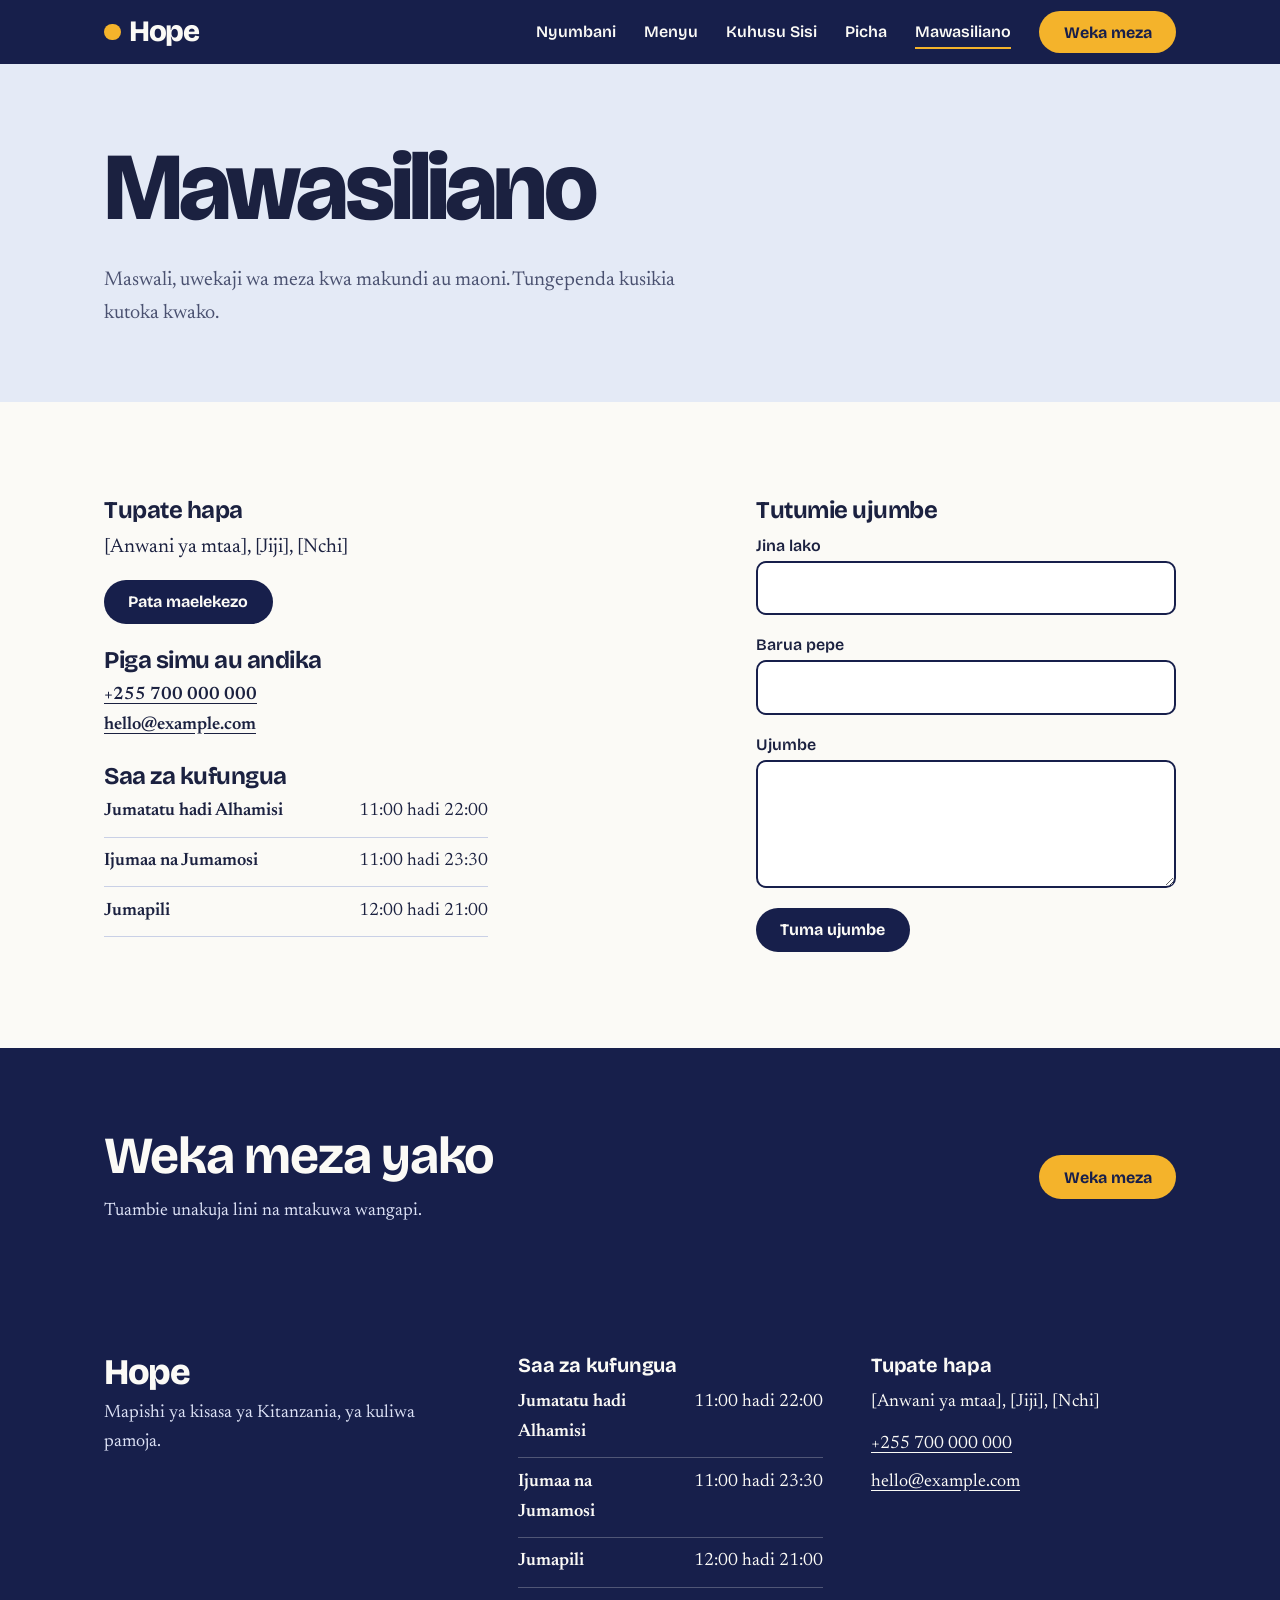
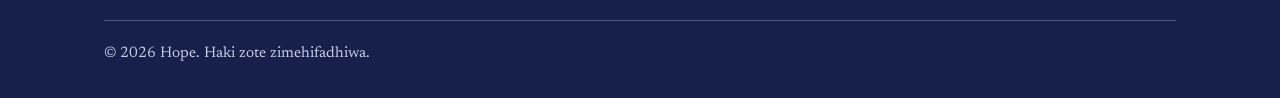
<file: contact.html>
<!DOCTYPE html>
<html lang="sw">
<head>
  <meta charset="utf-8">
  <meta name="viewport" content="width=device-width, initial-scale=1">
  <title>Mawasiliano | Hope</title>
  <meta name="description" content="Tafuta Hope, angalia saa za kufungua, tupigie simu au tutumie ujumbe.">
  <meta name="theme-color" content="#171f4b">
  <meta property="og:type" content="restaurant.restaurant">
  <meta property="og:site_name" content="Hope">
  <meta property="og:locale" content="sw_TZ">
  <meta property="og:title" content="Mawasiliano | Hope">
  <meta property="og:description" content="Tafuta Hope, angalia saa za kufungua, tupigie simu au tutumie ujumbe.">
  <!-- PLACEHOLDER: replace with the full web address of your share image once the site is live. -->
  <meta property="og:image" content="https://your-domain.example/images/og-cover.jpg">
  <meta name="twitter:card" content="summary_large_image">
  <link rel="icon" href="images/favicon.svg" type="image/svg+xml">
  <link rel="preconnect" href="https://fonts.googleapis.com">
  <link rel="preconnect" href="https://fonts.gstatic.com" crossorigin>
  <link rel="stylesheet" href="https://fonts.googleapis.com/css2?family=Bricolage+Grotesque:opsz,wght@12..96,500..800&family=Newsreader:ital,opsz,wght@0,6..72,400..600;1,6..72,400&display=swap">
  <link rel="stylesheet" href="css/styles.css">
</head>
<body>
  <a class="skip-link" href="#main">Ruka hadi kwenye maudhui</a>
  <header class="site-header">
    <div class="wrap header-inner">
      <a class="brand" href="index.html" aria-label="Hope, ukurasa wa mwanzo"><span class="brand-sun" aria-hidden="true"></span>Hope</a>
      <a class="btn btn-sun btn-small header-book" href="reservations.html">Weka meza</a>
      <button class="nav-toggle" type="button" aria-expanded="false" aria-controls="site-nav">
        <span class="nav-toggle-bars" aria-hidden="true"></span>
        <span class="sr-only">Fungua orodha ya kurasa</span>
      </button>
      <nav class="site-nav" id="site-nav" aria-label="Urambazaji mkuu">
        <ul>
          <li><a href="index.html">Nyumbani</a></li>
          <li><a href="menu.html">Menyu</a></li>
          <li><a href="about.html">Kuhusu Sisi</a></li>
          <li><a href="gallery.html">Picha</a></li>
          <li><a href="contact.html" aria-current="page">Mawasiliano</a></li>
          <li class="nav-cta"><a href="reservations.html">Weka meza</a></li>
        </ul>
      </nav>
    </div>
  </header>

  <main id="main">
    <div class="page-head">
      <div class="wrap">
        <h1>Mawasiliano</h1>
        <p class="lead">Maswali, uwekaji wa meza kwa makundi au maoni. Tungependa kusikia kutoka kwako.</p>
      </div>
    </div>

    <section class="section" aria-label="Taarifa za mawasiliano na fomu ya ujumbe">
      <div class="wrap form-wrap">
        <div class="details">
          <div>
            <h2 class="subtitle">Tupate hapa</h2>
            <address class="address" data-site="address">[Anwani ya mtaa], [Jiji], [Nchi]</address>
            <a class="btn btn-night" data-site="map" href="https://www.google.com/maps" target="_blank" rel="noopener">Pata maelekezo<span class="sr-only"> (inafunguka kwenye kichupo kipya)</span></a>
          </div>
          <div>
            <h2 class="subtitle">Piga simu au andika</h2>
            <p><a class="link" data-site="phone" href="tel:+255700000000">+255 700 000 000</a></p>
            <p><a class="link" data-site="email" href="mailto:hello@example.com">hello@example.com</a></p>
            <p><a class="link" data-site="whatsapp" href="#" hidden>Tutumie ujumbe kupitia WhatsApp</a></p>
          </div>
          <div>
            <h2 class="subtitle">Saa za kufungua</h2>
            <div data-site="hours">
              <dl class="hours-list">
              <div class="hours-row"><dt>Jumatatu hadi Alhamisi</dt><dd>11:00 hadi 22:00</dd></div>
              <div class="hours-row"><dt>Ijumaa na Jumamosi</dt><dd>11:00 hadi 23:30</dd></div>
              <div class="hours-row"><dt>Jumapili</dt><dd>12:00 hadi 21:00</dd></div>
            </dl>
            </div>
          </div>
          <div class="map-embed" data-site="map-embed" hidden></div>
        </div>

        <form data-form="contact" novalidate>
          <h2 class="subtitle">Tutumie ujumbe</h2>
          <div class="form-status" role="status" tabindex="-1" hidden></div>
          <div class="form-grid">
            <div class="field">
              <label for="name">Jina lako</label>
              <input id="name" name="name" type="text" autocomplete="name" required aria-describedby="name-error">
              <p class="field-error" id="name-error" hidden></p>
            </div>
            <div class="field">
              <label for="email">Barua pepe</label>
              <input id="email" name="email" type="email" autocomplete="email" required aria-describedby="email-error">
              <p class="field-error" id="email-error" hidden></p>
            </div>
            <div class="field">
              <label for="message">Ujumbe</label>
              <textarea id="message" name="message" required aria-describedby="message-error"></textarea>
              <p class="field-error" id="message-error" hidden></p>
            </div>
            <div class="honeypot" aria-hidden="true">
              <label for="gotcha">Acha sehemu hii wazi</label>
              <input id="gotcha" name="_gotcha" type="text" tabindex="-1" autocomplete="off">
            </div>
            <div>
              <button class="btn btn-night" type="submit">Tuma ujumbe</button>
            </div>
          </div>
        </form>
      </div>
    </section>

    <section class="cta-band" aria-labelledby="cta-title">
      <div class="wrap cta-inner">
        <div>
          <h2 id="cta-title">Weka meza yako</h2>
          <p>Tuambie unakuja lini na mtakuwa wangapi.</p>
        </div>
        <a class="btn btn-sun" href="reservations.html">Weka meza</a>
      </div>
    </section>
  </main>

  <footer class="site-footer">
    <div class="wrap footer-grid">
      <div>
        <p class="footer-brand">Hope</p>
        <p class="footer-note">Mapishi ya kisasa ya Kitanzania, ya kuliwa pamoja.</p>
        <div class="social" data-site="social"></div>
      </div>
      <div>
        <h2 class="footer-title">Saa za kufungua</h2>
        <div data-site="hours">
          <dl class="hours-list">
              <div class="hours-row"><dt>Jumatatu hadi Alhamisi</dt><dd>11:00 hadi 22:00</dd></div>
              <div class="hours-row"><dt>Ijumaa na Jumamosi</dt><dd>11:00 hadi 23:30</dd></div>
              <div class="hours-row"><dt>Jumapili</dt><dd>12:00 hadi 21:00</dd></div>
            </dl>
        </div>
      </div>
      <div>
        <h2 class="footer-title">Tupate hapa</h2>
        <address data-site="address">[Anwani ya mtaa], [Jiji], [Nchi]</address>
        <p><a data-site="phone" href="tel:+255700000000">+255 700 000 000</a></p>
        <p><a data-site="email" href="mailto:hello@example.com">hello@example.com</a></p>
        <p><a data-site="whatsapp" href="#" hidden>Tutumie ujumbe kupitia WhatsApp</a></p>
      </div>
    </div>
    <div class="wrap">
      <div class="footer-base">
        <p>&copy; <span data-site="year">2026</span> Hope. Haki zote zimehifadhiwa.</p>
        <p data-site="credits" hidden></p>
      </div>
    </div>
  </footer>

  <script src="js/config.js"></script>
  <script src="js/site.js"></script>
  <script src="js/forms.js"></script>
</body>
</html>
</file>
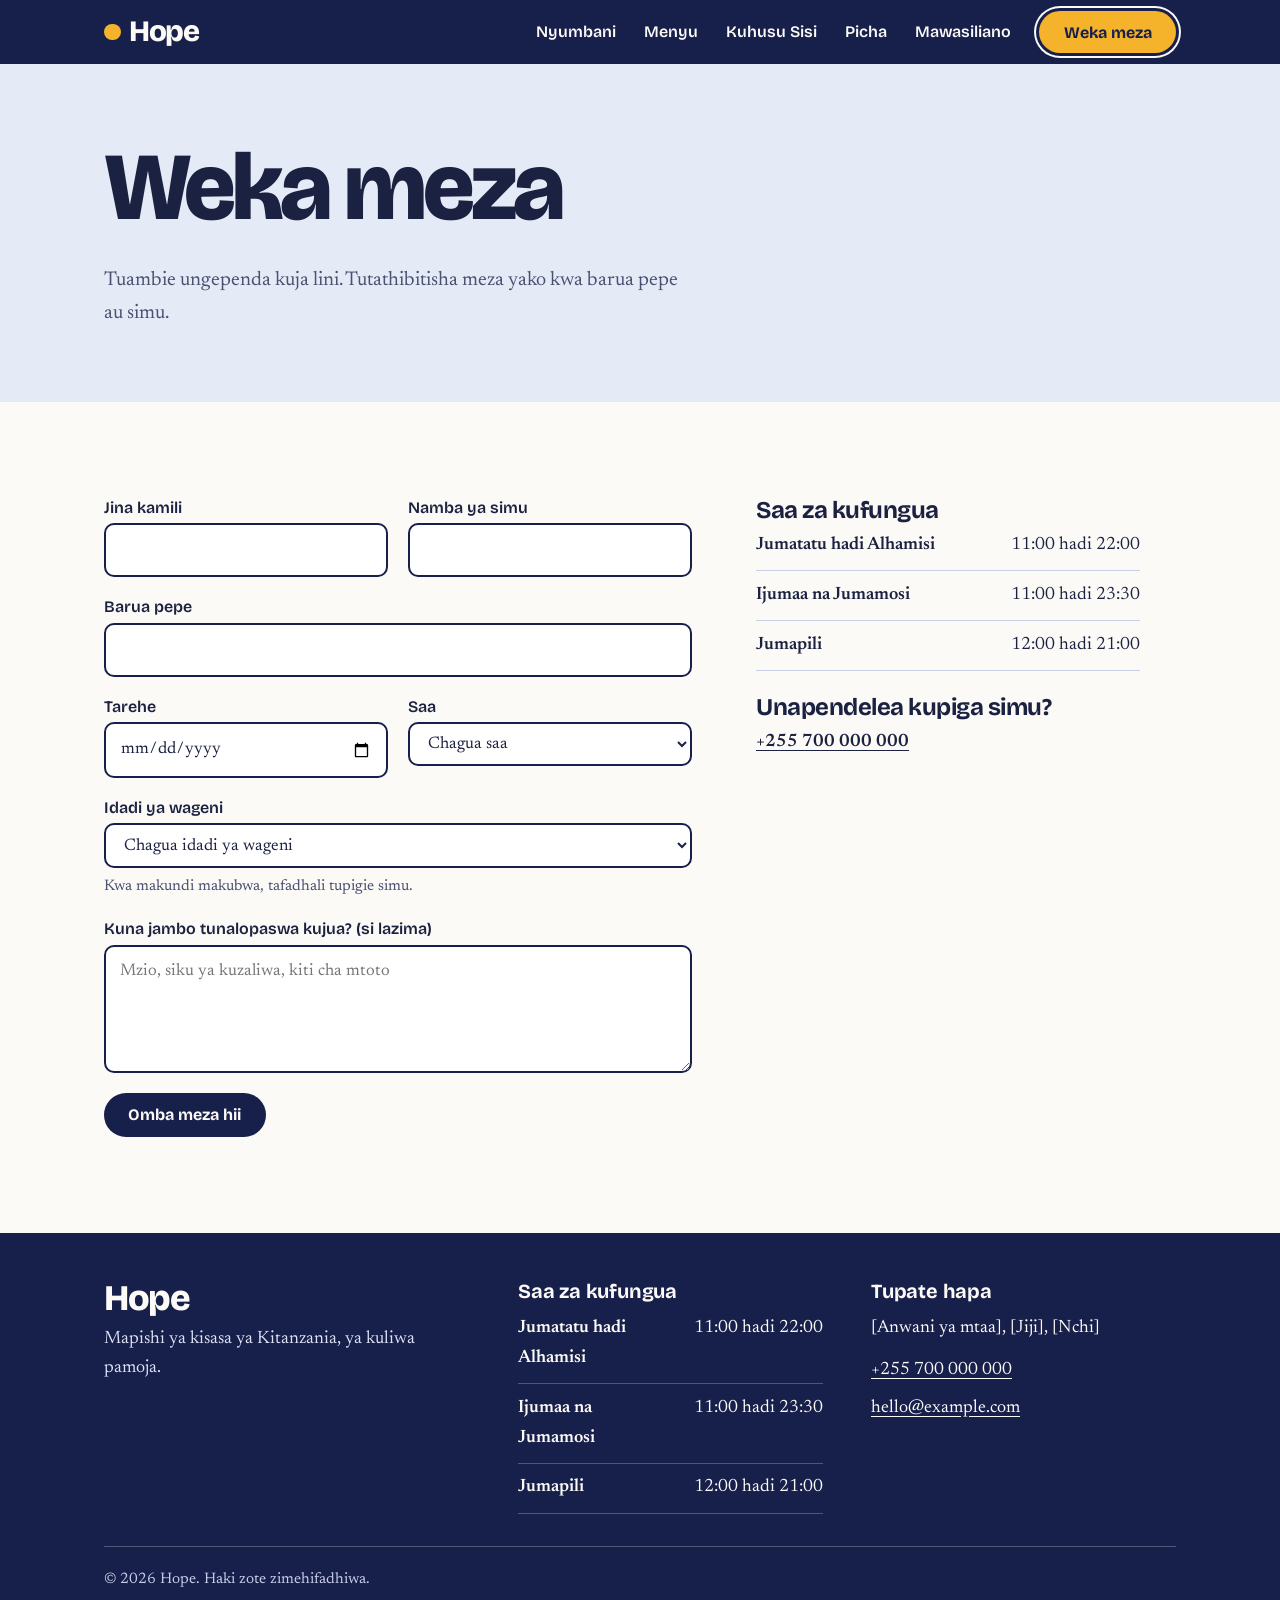
<file: reservations.html>
<!DOCTYPE html>
<html lang="sw">
<head>
  <meta charset="utf-8">
  <meta name="viewport" content="width=device-width, initial-scale=1">
  <title>Weka Meza | Hope</title>
  <meta name="description" content="Weka meza Hope. Chagua tarehe, saa na idadi ya wageni, nasi tutathibitisha kwa barua pepe au simu.">
  <meta name="theme-color" content="#171f4b">
  <meta property="og:type" content="restaurant.restaurant">
  <meta property="og:site_name" content="Hope">
  <meta property="og:locale" content="sw_TZ">
  <meta property="og:title" content="Weka Meza | Hope">
  <meta property="og:description" content="Weka meza Hope. Chagua tarehe, saa na idadi ya wageni, nasi tutathibitisha kwa barua pepe au simu.">
  <!-- PLACEHOLDER: replace with the full web address of your share image once the site is live. -->
  <meta property="og:image" content="https://your-domain.example/images/og-cover.jpg">
  <meta name="twitter:card" content="summary_large_image">
  <link rel="icon" href="images/favicon.svg" type="image/svg+xml">
  <link rel="preconnect" href="https://fonts.googleapis.com">
  <link rel="preconnect" href="https://fonts.gstatic.com" crossorigin>
  <link rel="stylesheet" href="https://fonts.googleapis.com/css2?family=Bricolage+Grotesque:opsz,wght@12..96,500..800&family=Newsreader:ital,opsz,wght@0,6..72,400..600;1,6..72,400&display=swap">
  <link rel="stylesheet" href="css/styles.css">
</head>
<body>
  <a class="skip-link" href="#main">Ruka hadi kwenye maudhui</a>
  <header class="site-header">
    <div class="wrap header-inner">
      <a class="brand" href="index.html" aria-label="Hope, ukurasa wa mwanzo"><span class="brand-sun" aria-hidden="true"></span>Hope</a>
      <a class="btn btn-sun btn-small header-book" href="reservations.html" aria-current="page">Weka meza</a>
      <button class="nav-toggle" type="button" aria-expanded="false" aria-controls="site-nav">
        <span class="nav-toggle-bars" aria-hidden="true"></span>
        <span class="sr-only">Fungua orodha ya kurasa</span>
      </button>
      <nav class="site-nav" id="site-nav" aria-label="Urambazaji mkuu">
        <ul>
          <li><a href="index.html">Nyumbani</a></li>
          <li><a href="menu.html">Menyu</a></li>
          <li><a href="about.html">Kuhusu Sisi</a></li>
          <li><a href="gallery.html">Picha</a></li>
          <li><a href="contact.html">Mawasiliano</a></li>
          <li class="nav-cta"><a href="reservations.html" aria-current="page">Weka meza</a></li>
        </ul>
      </nav>
    </div>
  </header>

  <main id="main">
    <div class="page-head">
      <div class="wrap">
        <h1>Weka meza</h1>
        <p class="lead">Tuambie ungependa kuja lini. Tutathibitisha meza yako kwa barua pepe au simu.</p>
      </div>
    </div>

    <section class="section" aria-label="Fomu ya kuweka meza">
      <div class="wrap form-wrap">
        <form data-form="booking" novalidate>
          <div class="form-status" role="status" tabindex="-1" hidden></div>
          <div class="form-grid form-grid--2">
            <div class="field">
              <label for="name">Jina kamili</label>
              <input id="name" name="name" type="text" autocomplete="name" required aria-describedby="name-error">
              <p class="field-error" id="name-error" hidden></p>
            </div>
            <div class="field">
              <label for="phone">Namba ya simu</label>
              <input id="phone" name="phone" type="tel" autocomplete="tel" required aria-describedby="phone-error">
              <p class="field-error" id="phone-error" hidden></p>
            </div>
            <div class="field field--full">
              <label for="email">Barua pepe</label>
              <input id="email" name="email" type="email" autocomplete="email" required aria-describedby="email-error">
              <p class="field-error" id="email-error" hidden></p>
            </div>
            <div class="field">
              <label for="date">Tarehe</label>
              <input id="date" name="date" type="date" required aria-describedby="date-error">
              <p class="field-error" id="date-error" hidden></p>
            </div>
            <div class="field">
              <label for="time">Saa</label>
              <select id="time" name="time" required aria-describedby="time-error">
                <option value="">Chagua saa</option>
              </select>
              <p class="field-error" id="time-error" hidden></p>
            </div>
            <div class="field field--full">
              <label for="guests">Idadi ya wageni</label>
              <select id="guests" name="guests" required aria-describedby="guests-hint guests-error">
                <option value="">Chagua idadi ya wageni</option>
              </select>
              <p class="field-hint" id="guests-hint">Kwa makundi makubwa, tafadhali tupigie simu.</p>
              <p class="field-error" id="guests-error" hidden></p>
            </div>
            <div class="field field--full">
              <label for="notes">Kuna jambo tunalopaswa kujua? (si lazima)</label>
              <textarea id="notes" name="notes" placeholder="Mzio, siku ya kuzaliwa, kiti cha mtoto"></textarea>
            </div>
            <div class="honeypot" aria-hidden="true">
              <label for="gotcha">Acha sehemu hii wazi</label>
              <input id="gotcha" name="_gotcha" type="text" tabindex="-1" autocomplete="off">
            </div>
            <div class="field--full">
              <button class="btn btn-night" type="submit">Omba meza hii</button>
            </div>
          </div>
        </form>

        <aside class="details" aria-label="Kabla ya kuweka meza">
          <div>
            <h2 class="subtitle">Saa za kufungua</h2>
            <div data-site="hours">
              <dl class="hours-list">
              <div class="hours-row"><dt>Jumatatu hadi Alhamisi</dt><dd>11:00 hadi 22:00</dd></div>
              <div class="hours-row"><dt>Ijumaa na Jumamosi</dt><dd>11:00 hadi 23:30</dd></div>
              <div class="hours-row"><dt>Jumapili</dt><dd>12:00 hadi 21:00</dd></div>
            </dl>
            </div>
          </div>
          <div>
            <h2 class="subtitle">Unapendelea kupiga simu?</h2>
            <p><a class="link" data-site="phone" href="tel:+255700000000">+255 700 000 000</a></p>
          </div>
        </aside>
      </div>
    </section>
  </main>

  <footer class="site-footer">
    <div class="wrap footer-grid">
      <div>
        <p class="footer-brand">Hope</p>
        <p class="footer-note">Mapishi ya kisasa ya Kitanzania, ya kuliwa pamoja.</p>
        <div class="social" data-site="social"></div>
      </div>
      <div>
        <h2 class="footer-title">Saa za kufungua</h2>
        <div data-site="hours">
          <dl class="hours-list">
              <div class="hours-row"><dt>Jumatatu hadi Alhamisi</dt><dd>11:00 hadi 22:00</dd></div>
              <div class="hours-row"><dt>Ijumaa na Jumamosi</dt><dd>11:00 hadi 23:30</dd></div>
              <div class="hours-row"><dt>Jumapili</dt><dd>12:00 hadi 21:00</dd></div>
            </dl>
        </div>
      </div>
      <div>
        <h2 class="footer-title">Tupate hapa</h2>
        <address data-site="address">[Anwani ya mtaa], [Jiji], [Nchi]</address>
        <p><a data-site="phone" href="tel:+255700000000">+255 700 000 000</a></p>
        <p><a data-site="email" href="mailto:hello@example.com">hello@example.com</a></p>
        <p><a data-site="whatsapp" href="#" hidden>Tutumie ujumbe kupitia WhatsApp</a></p>
      </div>
    </div>
    <div class="wrap">
      <div class="footer-base">
        <p>&copy; <span data-site="year">2026</span> Hope. Haki zote zimehifadhiwa.</p>
        <p data-site="credits" hidden></p>
      </div>
    </div>
  </footer>

  <script src="js/config.js"></script>
  <script src="js/site.js"></script>
  <script src="js/forms.js"></script>
</body>
</html>
</file>
<file: css/styles.css>
/* ==========================================================================
   Hope: styles
   To change the look, start with the colour and font tokens in :root.

   Contents
   1  Tokens          6  Hero
   2  Base            7  Content sections
   3  Layout          8  Menu
   4  Buttons         9  Gallery and lightbox
   5  Header          10 Forms
                      11 Footer
   ========================================================================== */

/* ---------- 1 Tokens ---------- */
:root {
  /* Colour. "Night" is the deep indigo of the sky before sunrise, "Sun" is the rising sun. */
  --night: #171f4b;
  --sun: #f4b32b;
  --sun-bright: #ffc94d;
  --paper: #fbfaf6;
  --sky: #e4eaf6;
  --ink: #1b2140;
  --muted: #4a5170;
  --chili: #b23a1e;
  --leaf: #24634a;
  --line: #c9d0e6;

  /* Type. Headings: Bricolage Grotesque. Body: Newsreader. Both fall back to system fonts. */
  --font-display: "Bricolage Grotesque", "Trebuchet MS", "Segoe UI", system-ui, sans-serif;
  --font-body: "Newsreader", Georgia, "Times New Roman", serif;

  --wrap: 72rem;
  --gutter: clamp(1.25rem, 4vw, 2.5rem);
  --radius: 0.625rem;
}

/* ---------- 2 Base ---------- */
*,
*::before,
*::after {
  box-sizing: border-box;
}

[hidden] {
  display: none !important;
}

html {
  -webkit-text-size-adjust: 100%;
  scroll-padding-top: 5rem;
}

body {
  margin: 0;
  background: var(--paper);
  color: var(--ink);
  font: 400 1.125rem/1.65 var(--font-body);
}

img {
  display: block;
  max-width: 100%;
}

h1,
h2,
h3 {
  margin: 0 0 0.5em;
  font-family: var(--font-display);
  font-weight: 700;
  line-height: 1.08;
  letter-spacing: -0.02em;
  text-wrap: balance;
}

h2 {
  font-size: clamp(2rem, 5vw, 3.25rem);
}

h3 {
  font-size: 1.25rem;
  letter-spacing: -0.01em;
}

p {
  margin: 0 0 1em;
}

a {
  color: inherit;
  text-underline-offset: 0.2em;
}

.link {
  font-weight: 600;
}

:focus-visible {
  outline: 3px solid var(--night);
  outline-offset: 3px;
}

.site-header :focus-visible,
.hero :focus-visible,
.site-footer :focus-visible,
.cta-band :focus-visible,
.lightbox :focus-visible {
  outline-color: var(--sun);
}

.sr-only {
  position: absolute;
  width: 1px;
  height: 1px;
  margin: -1px;
  padding: 0;
  overflow: hidden;
  clip: rect(0 0 0 0);
  white-space: nowrap;
  border: 0;
}

.skip-link {
  position: absolute;
  left: 1rem;
  top: -4rem;
  z-index: 100;
  padding: 0.75rem 1.25rem;
  background: var(--sun);
  color: var(--night);
  font: 700 1rem var(--font-display);
  border-radius: 999px;
}

.skip-link:focus {
  top: 0.75rem;
}

/* ---------- 3 Layout ---------- */
.wrap {
  width: 100%;
  max-width: var(--wrap);
  margin-inline: auto;
  padding-inline: var(--gutter);
}

.section {
  padding-block: clamp(3rem, 8vw, 6rem);
}

.section-sky {
  background: var(--sky);
}

.section-head {
  display: flex;
  flex-wrap: wrap;
  align-items: end;
  justify-content: space-between;
  gap: 1rem 2rem;
  margin-bottom: 2rem;
}

.section-head h2 {
  margin: 0;
}

.split {
  display: grid;
  gap: 2.5rem 4rem;
}

.split > h2 {
  margin: 0;
}

@media (min-width: 52rem) {
  .split {
    grid-template-columns: 1fr 1.2fr;
    align-items: start;
  }
}

.prose {
  max-width: 38rem;
}

.prose > :last-child {
  margin-bottom: 0;
}

.page-head {
  padding-block: clamp(2.5rem, 6vw, 4.5rem);
  background: var(--sky);
}

.page-head h1 {
  margin-bottom: 0.25em;
  font-size: clamp(3rem, 9vw, 6rem);
  font-weight: 800;
  letter-spacing: -0.04em;
}

.lead {
  max-width: 36rem;
  margin: 0;
  font-size: 1.25rem;
  color: var(--muted);
}

/* ---------- 4 Buttons ---------- */
.btn {
  display: inline-flex;
  align-items: center;
  justify-content: center;
  min-height: 2.75rem;
  padding: 0.6rem 1.4rem;
  border: 2px solid transparent;
  border-radius: 999px;
  font: 700 1rem/1.1 var(--font-display);
  text-align: center;
  text-decoration: none;
  cursor: pointer;
  transition: background-color 0.15s, color 0.15s, border-color 0.15s;
}

.btn:disabled {
  opacity: 0.6;
  cursor: wait;
}

.btn-sun {
  background: var(--sun);
  color: var(--night);
}

.btn-sun:hover {
  background: var(--sun-bright);
}

.btn-night {
  background: var(--night);
  color: var(--paper);
}

.btn-night:hover {
  background: #262f66;
}

.btn-outline {
  border-color: var(--night);
  color: var(--night);
  background: transparent;
}

.btn-outline:hover {
  background: var(--night);
  color: var(--paper);
}

.btn-outline-light {
  border-color: var(--paper);
  color: var(--paper);
  background: transparent;
}

.btn-outline-light:hover {
  background: var(--paper);
  color: var(--night);
}

.header-book {
  white-space: nowrap;
}

.btn-small {
  min-height: 2.5rem;
  padding: 0.4rem 1.1rem;
  font-size: 0.95rem;
}

/* ---------- 5 Header ---------- */
.site-header {
  position: sticky;
  top: 0;
  z-index: 50;
  background: var(--night);
  color: var(--paper);
}

.header-inner {
  display: flex;
  align-items: center;
  gap: 0.75rem;
  min-height: 4rem;
  padding-block: 0.5rem;
}

.brand {
  display: inline-flex;
  align-items: center;
  gap: 0.5rem;
  margin-right: auto;
  color: var(--paper);
  font: 800 1.85rem/1 var(--font-display);
  letter-spacing: -0.04em;
  text-decoration: none;
}

.brand-sun {
  width: 1.05rem;
  height: 1.05rem;
  border-radius: 50%;
  background: var(--sun);
}

.nav-toggle {
  display: inline-flex;
  align-items: center;
  justify-content: center;
  width: 2.75rem;
  height: 2.75rem;
  padding: 0;
  border: 2px solid var(--paper);
  border-radius: 999px;
  background: transparent;
  color: var(--paper);
  cursor: pointer;
}

.nav-toggle-bars,
.nav-toggle-bars::before,
.nav-toggle-bars::after {
  display: block;
  width: 1.1rem;
  height: 2px;
  background: currentColor;
  border-radius: 2px;
}

.nav-toggle-bars {
  position: relative;
}

.nav-toggle-bars::before,
.nav-toggle-bars::after {
  content: "";
  position: absolute;
  left: 0;
}

.nav-toggle-bars::before {
  top: -6px;
}

.nav-toggle-bars::after {
  top: 6px;
}

.site-nav {
  position: absolute;
  top: 100%;
  left: 0;
  right: 0;
  padding: 0.5rem var(--gutter) 1.25rem;
  background: var(--night);
  border-top: 1px solid rgba(251, 250, 246, 0.2);
}

.js .site-nav:not(.is-open) {
  display: none;
}

.site-nav ul {
  display: grid;
  margin: 0;
  padding: 0;
  list-style: none;
}

.site-nav a {
  display: block;
  padding: 0.7rem 0;
  border-bottom: 2px solid transparent;
  color: var(--paper);
  font: 600 1.1rem var(--font-display);
  text-decoration: none;
}

.site-nav a:hover,
.site-nav a[aria-current="page"] {
  border-bottom-color: var(--sun);
}

.nav-cta {
  display: none;
}

@media (min-width: 52rem) {
  .nav-toggle,
  .header-book {
    display: none;
  }

  .brand {
    margin-right: 0;
  }

  .site-nav,
  .js .site-nav:not(.is-open) {
    position: static;
    display: block;
    margin-left: auto;
    padding: 0;
    background: none;
    border: 0;
  }

  .site-nav ul {
    display: flex;
    align-items: center;
    gap: 1.75rem;
  }

  .site-nav a {
    padding: 0.4rem 0;
    font-size: 1rem;
  }

  .nav-cta {
    display: block;
  }

  .site-nav .nav-cta a {
    display: inline-flex;
    padding: 0.6rem 1.4rem;
    border: 2px solid transparent;
    border-radius: 999px;
    background: var(--sun);
    color: var(--night);
    font-weight: 700;
  }

  .site-nav .nav-cta a:hover {
    background: var(--sun-bright);
    border-bottom-color: transparent;
  }

  .site-nav .nav-cta a[aria-current="page"] {
    box-shadow: 0 0 0 3px var(--night), 0 0 0 5px var(--paper);
  }
}

/* ---------- 6 Hero: the rising sun ---------- */
.hero {
  position: relative;
  overflow: hidden;
  background: var(--night);
  color: var(--paper);
}

.hero-inner {
  display: grid;
  gap: 2.5rem;
  padding-top: clamp(2.5rem, 7vw, 5rem);
}

.hero h1 {
  margin: 0 0 0.15em;
  font-size: min(30vw, 8.5rem);
  font-weight: 800;
  line-height: 0.85;
  letter-spacing: -0.05em;
}

.hero-tagline {
  max-width: 22ch;
  margin-bottom: 1.75rem;
  color: #dde2f6;
  font-size: clamp(1.35rem, 3vw, 1.85rem);
  line-height: 1.3;
}

.hero-actions {
  display: flex;
  flex-wrap: wrap;
  gap: 0.75rem;
}

/* The sun is a circle that rises into a clipping box. A photo placed inside fills the circle. */
.sun-wrap {
  --sun-size: min(88vw, 32rem);
  width: var(--sun-size);
  height: calc(var(--sun-size) * 0.5);
  margin-inline: auto;
  overflow: hidden;
}

.sun {
  width: var(--sun-size);
  aspect-ratio: 1;
  overflow: hidden;
  border-radius: 50%;
  background: var(--sun);
  animation: rise 1.4s cubic-bezier(0.2, 0.7, 0.2, 1) both;
}

.sun img {
  width: 100%;
  height: 100%;
  object-fit: cover;
  color: transparent;
  font-size: 0;
}

@keyframes rise {
  from {
    transform: translateY(100%);
  }
  to {
    transform: none;
  }
}

@media (min-width: 52rem) {
  .hero-inner {
    grid-template-columns: 1.1fr 0.9fr;
    align-items: end;
    gap: 2rem;
  }

  .hero-copy {
    padding-bottom: clamp(3rem, 7vw, 5rem);
  }

  .hero h1 {
    font-size: clamp(6rem, 16vw, 12rem);
  }

  .sun-wrap {
    --sun-size: min(38vw, 34rem);
    height: calc(var(--sun-size) * 0.78);
    margin-inline: 0;
    justify-self: end;
  }
}

/* ---------- 7 Content sections ---------- */
.featured {
  display: grid;
  grid-template-columns: repeat(2, minmax(0, 1fr));
  gap: 2rem 1rem;
  margin: 0;
  padding: 0;
  list-style: none;
}

@media (min-width: 52rem) {
  .featured {
    grid-template-columns: repeat(4, minmax(0, 1fr));
    gap: 2rem;
  }
}

.address {
  margin-bottom: 1rem;
  font-style: normal;
  font-size: 1.25rem;
}

.hours-list {
  display: grid;
  gap: 0.6rem;
  max-width: 24rem;
  margin: 0;
}

.hours-row {
  display: flex;
  justify-content: space-between;
  gap: 1.5rem;
  padding-bottom: 0.6rem;
  border-bottom: 1px solid var(--line);
}

.hours-row dt {
  font-weight: 600;
}

.hours-row dd {
  margin: 0;
  text-align: right;
  white-space: nowrap;
}

.subtitle {
  margin-top: 0;
  font-size: 1.5rem;
}

.visit-actions {
  display: flex;
  flex-wrap: wrap;
  gap: 0.75rem;
  align-items: center;
}

.cta-band {
  padding-block: clamp(3rem, 7vw, 5rem);
  background: var(--night);
  color: var(--paper);
}

.cta-inner {
  display: flex;
  flex-wrap: wrap;
  align-items: center;
  justify-content: space-between;
  gap: 1.5rem 3rem;
}

.cta-inner h2 {
  margin: 0 0 0.25em;
}

.cta-inner p {
  margin: 0;
  color: #dde2f6;
}

.about-photo {
  width: min(100%, 22rem);
}

.values {
  display: grid;
  gap: 2rem;
  margin: 0;
  padding: 0;
  list-style: none;
}

.values li {
  padding-top: 1rem;
  border-top: 3px solid var(--night);
}

.values h3 {
  margin-bottom: 0.4em;
}

.values p {
  margin: 0;
  color: var(--muted);
}

@media (min-width: 52rem) {
  .values {
    grid-template-columns: repeat(3, 1fr);
    gap: 2.5rem;
  }
}

/* ---------- 8 Menu ---------- */
.dish {
  display: grid;
  grid-template-columns: 6.5rem 1fr;
  gap: 1rem;
  align-items: start;
}

.dish--feature {
  display: block;
}

.arch {
  position: relative;
  aspect-ratio: 4 / 5;
  overflow: hidden;
  border-radius: 999px 999px var(--radius) var(--radius);
  background: var(--sky);
}

.arch img {
  position: absolute;
  inset: 0;
  width: 100%;
  height: 100%;
  object-fit: cover;
}

.dish--feature .arch {
  margin-bottom: 1rem;
}

.dish-body {
  min-width: 0;
}

.dish-head {
  display: flex;
  flex-wrap: wrap;
  align-items: baseline;
  justify-content: space-between;
  gap: 0.15rem 0.75rem;
}

.dish--feature .dish-head {
  flex-direction: column;
  flex-wrap: nowrap;
  gap: 0.15rem;
}

.dish-name {
  flex: 1 1 9rem;
  margin: 0;
  font-size: 1.15rem;
  line-height: 1.2;
}

.dish--feature .dish-name {
  flex: none;
}

.dish-price {
  flex: none;
  margin: 0;
  font: 700 1.1rem var(--font-display);
  white-space: nowrap;
}

.dish-desc {
  margin: 0.35rem 0 0;
  color: var(--muted);
  font-size: 1rem;
  line-height: 1.5;
}

.dish--feature .dish-desc {
  display: none;
}

@media (min-width: 40rem) {
  .dish--feature .dish-desc {
    display: block;
  }
}

.tags {
  display: flex;
  flex-wrap: wrap;
  gap: 0.35rem;
  margin: 0.6rem 0 0;
  padding: 0;
  list-style: none;
}

.tag {
  padding: 0.25rem 0.6rem;
  border: 1px solid currentColor;
  border-radius: 999px;
  font: 600 0.8125rem/1.2 var(--font-display);
}

.tag-bila-nyama,
.tag-vegan {
  color: var(--leaf);
}

.tag-halali {
  color: #2b3570;
}

.tag-ina-pilipili {
  color: var(--chili);
}

.tag-bila-gluteni {
  color: #7a5300;
}

.dish--feature .tags {
  display: none;
}

.filters {
  display: grid;
  gap: 1.25rem;
  margin-bottom: 2.5rem;
}

.filter-label {
  display: block;
  margin-bottom: 0.4rem;
  color: var(--muted);
  font: 600 0.95rem var(--font-display);
}

.chips {
  display: flex;
  flex-wrap: wrap;
  gap: 0.5rem;
}

.chip {
  min-height: 2.5rem;
  padding: 0.4rem 1rem;
  border: 2px solid var(--night);
  border-radius: 999px;
  background: transparent;
  color: var(--night);
  font: 600 0.95rem var(--font-display);
  cursor: pointer;
}

.chip:hover {
  background: var(--sky);
}

.chip[aria-pressed="true"] {
  background: var(--night);
  color: var(--paper);
}

.filter-status {
  display: flex;
  flex-wrap: wrap;
  align-items: center;
  gap: 0.75rem 1rem;
  min-height: 2.5rem;
}

.filter-status p {
  margin: 0;
  color: var(--muted);
  font-weight: 500;
}

.menu-section h2 {
  margin-bottom: 1.25rem;
  padding-bottom: 0.4rem;
  border-bottom: 2px solid var(--night);
  font-size: clamp(1.75rem, 4vw, 2.5rem);
}

.menu-section + .menu-section {
  margin-top: 3rem;
}

.dish-list {
  display: grid;
  gap: 1.75rem 3rem;
  margin: 0;
  padding: 0;
  list-style: none;
}

@media (min-width: 56rem) {
  .dish-list {
    grid-template-columns: 1fr 1fr;
  }
}

.empty-state {
  padding: 2rem 0;
}

/* Placeholder shown when a photo file is missing */
.ph {
  position: absolute;
  inset: 0;
  display: grid;
  place-items: center;
  padding: 1rem;
  background-color: var(--ph-bg, var(--sky));
  background-image: radial-gradient(
    circle at 50% 55%,
    transparent 0 30%,
    rgba(23, 31, 75, 0.14) 30% 31%,
    transparent 31% 46%,
    rgba(23, 31, 75, 0.14) 46% 47%,
    transparent 47%
  );
  color: var(--night);
  text-align: center;
}

.ph span {
  font: 600 1rem var(--font-display);
}

.ph-vianzio {
  --ph-bg: #e4eaf6;
}

.ph-vyakula-vikuu {
  --ph-bg: #f9e7bd;
}

.ph-vitindamlo {
  --ph-bg: #f5dad2;
}

.ph-vinywaji {
  --ph-bg: #d9ece2;
}

/* ---------- 9 Gallery and lightbox ---------- */
.gallery {
  display: grid;
  grid-template-columns: repeat(2, 1fr);
  gap: 0.75rem;
  margin: 0;
  padding: 0;
  list-style: none;
}

@media (min-width: 52rem) {
  .gallery {
    grid-template-columns: repeat(3, 1fr);
    gap: 1rem;
  }
}

.tile {
  position: relative;
  display: block;
  width: 100%;
  aspect-ratio: 4 / 3;
  padding: 0;
  overflow: hidden;
  border: 0;
  border-radius: var(--radius);
  background: var(--sky);
  cursor: zoom-in;
}

.tile img {
  position: absolute;
  inset: 0;
  width: 100%;
  height: 100%;
  object-fit: cover;
  transition: transform 0.4s;
}

.tile:hover img {
  transform: scale(1.04);
}

.lightbox {
  width: min(92vw, 60rem);
  max-width: none;
  padding: 0;
  border: 0;
  border-radius: var(--radius);
  background: var(--night);
  color: var(--paper);
}

.lightbox::backdrop {
  background: rgba(23, 31, 75, 0.88);
}

.lightbox figure {
  margin: 0;
}

.lightbox-media {
  position: relative;
  aspect-ratio: 4 / 3;
  max-height: 75vh;
  width: 100%;
  background: var(--sky);
}

.lightbox-media img {
  position: absolute;
  inset: 0;
  width: 100%;
  height: 100%;
  object-fit: contain;
  background: var(--night);
}

.lightbox figcaption {
  padding: 0.9rem 1.25rem 0;
  font-size: 1.05rem;
}

.lightbox-controls {
  display: flex;
  flex-wrap: wrap;
  gap: 0.6rem;
  padding: 0.9rem 1.25rem 1.25rem;
}

.lightbox-controls .close {
  margin-left: auto;
}

/* ---------- 10 Forms ---------- */
.form-wrap {
  display: grid;
  gap: 2.5rem 4rem;
}

@media (min-width: 52rem) {
  .form-wrap {
    grid-template-columns: 1.4fr 1fr;
    align-items: start;
  }
}

.form-grid {
  display: grid;
  gap: 1.25rem;
}

@media (min-width: 40rem) {
  .form-grid--2 {
    grid-template-columns: 1fr 1fr;
  }

  .field--full {
    grid-column: 1 / -1;
  }
}

.field {
  display: grid;
  gap: 0.4rem;
  align-content: start;
}

.field label {
  font: 600 1rem var(--font-display);
}

.field input,
.field select,
.field textarea {
  width: 100%;
  min-height: 2.75rem;
  padding: 0.7rem 0.9rem;
  border: 2px solid var(--night);
  border-radius: var(--radius);
  background: #fff;
  color: var(--ink);
  font: inherit;
  font-size: 1.05rem;
}

.field textarea {
  min-height: 8rem;
  resize: vertical;
}

.field [aria-invalid="true"] {
  border-color: var(--chili);
  box-shadow: 0 0 0 1px var(--chili);
}

.field-hint {
  margin: 0;
  color: var(--muted);
  font-size: 0.95rem;
}

.field-error {
  margin: 0;
  color: var(--chili);
  font: 600 0.95rem var(--font-display);
}

.honeypot {
  position: absolute;
  left: -9999px;
  width: 1px;
  height: 1px;
  overflow: hidden;
}

.form-status {
  margin: 0 0 1.25rem;
  padding: 1rem 1.25rem;
  border-left: 6px solid var(--leaf);
  background: #e3f0e9;
  color: var(--ink);
}

.form-status p {
  margin: 0 0 0.4rem;
}

.form-status p:last-child {
  margin-bottom: 0;
}

.form-status-title {
  font: 700 1.15rem var(--font-display);
}

.form-status--error {
  border-left-color: var(--chili);
  background: #f8e4de;
}

.details {
  display: grid;
  gap: 1.5rem;
}

.details h2,
.details h3 {
  margin-bottom: 0.3em;
}

.details p {
  margin: 0;
}

.map-embed iframe {
  display: block;
  width: 100%;
  height: 20rem;
  border: 0;
  border-radius: var(--radius);
}

/* ---------- 11 Footer ---------- */
.site-footer {
  background: var(--night);
  color: var(--paper);
}

.footer-grid {
  display: grid;
  gap: 2rem;
  padding-block: 3rem 2rem;
}

@media (min-width: 52rem) {
  .footer-grid {
    grid-template-columns: 1.2fr 1fr 1fr;
    gap: 3rem;
  }
}

.footer-brand {
  margin: 0 0 0.25rem;
  font: 800 2.25rem/1 var(--font-display);
  letter-spacing: -0.04em;
}

.footer-note {
  max-width: 20rem;
  color: #dde2f6;
}

.footer-title {
  margin: 0 0 0.75rem;
  font-size: 1.25rem;
  letter-spacing: -0.01em;
}

.site-footer address {
  margin-bottom: 0.75rem;
  font-style: normal;
}

.site-footer p {
  margin-bottom: 0.5rem;
}

.site-footer .hours-row {
  border-bottom-color: rgba(251, 250, 246, 0.25);
}

.social {
  display: flex;
  flex-wrap: wrap;
  gap: 0.5rem 1.25rem;
  margin-top: 1rem;
}

.social-link {
  font-weight: 600;
}

.footer-base {
  display: flex;
  flex-wrap: wrap;
  justify-content: space-between;
  gap: 0.5rem 2rem;
  padding-block: 1.25rem 2rem;
  border-top: 1px solid rgba(251, 250, 246, 0.25);
  color: #c5cbe8;
  font-size: 0.95rem;
}

.footer-base p {
  margin: 0;
}

/* ---------- Motion preferences ---------- */
@media (prefers-reduced-motion: reduce) {
  *,
  *::before,
  *::after {
    animation: none !important;
    transition: none !important;
    scroll-behavior: auto !important;
  }
}
</file>
